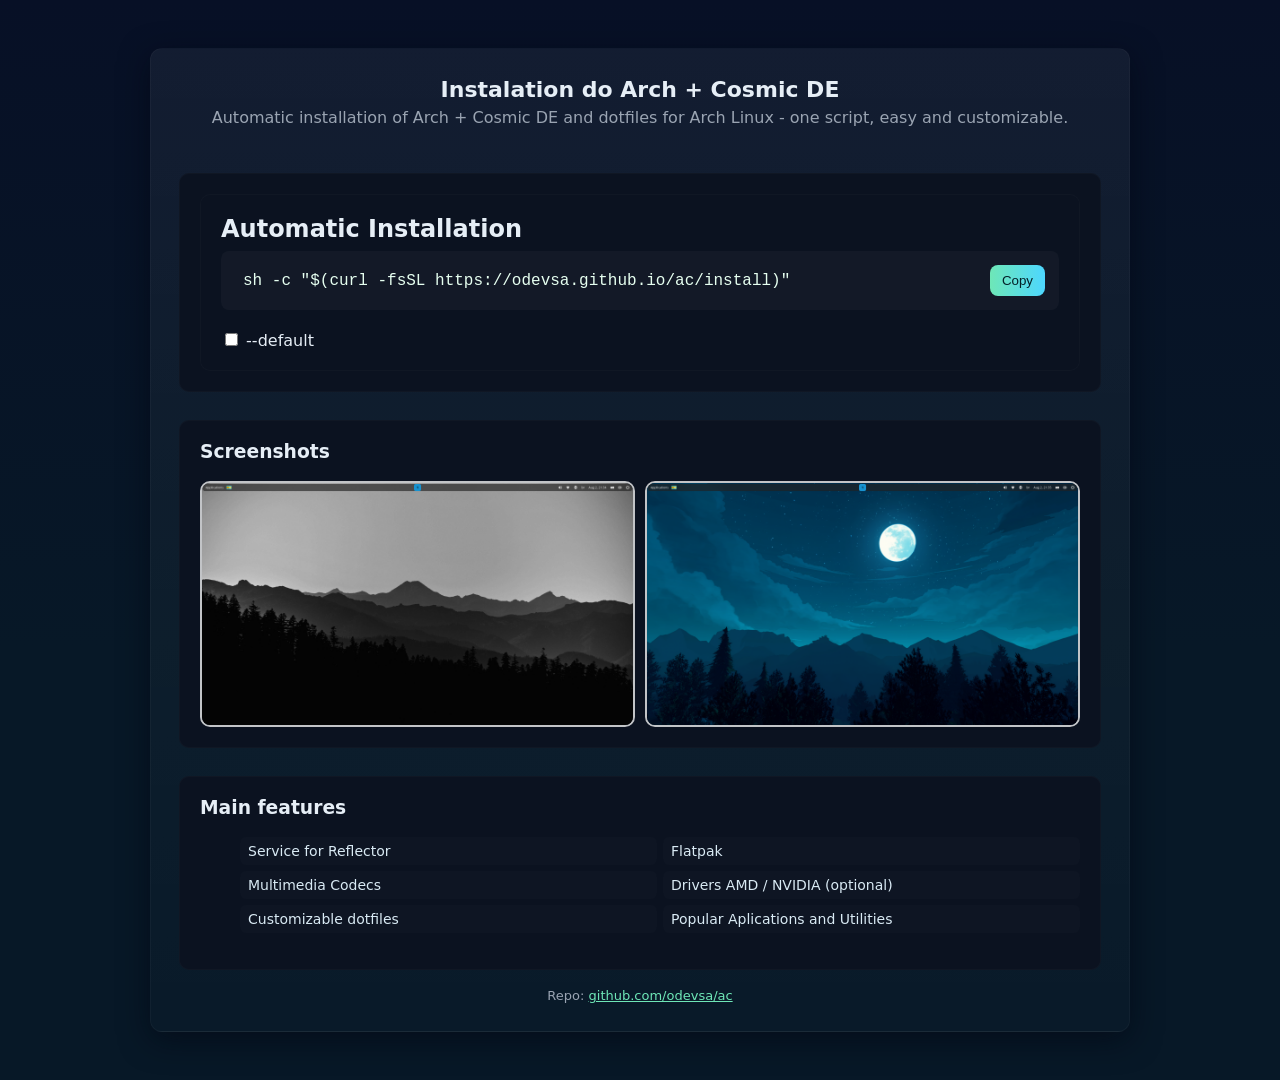
<file: docs/index.html>
<!doctype html>
<html lang="pt-BR">
  <head>
    <meta charset="utf-8" />
    <meta name="viewport" content="width=device-width,initial-scale=1" />
    <title>Arch + Cosmic DE</title>
    <link rel="stylesheet" href="css/style.css" />
  </head>
  <body>
    <main>
      <header>
        <h1>Instalation do Arch + Cosmic DE</h1>
        <p class="lead">
          Automatic installation of Arch + Cosmic DE and dotfiles for Arch Linux
          - one script, easy and customizable.
        </p>
      </header>

      <section class="card">
        <div class="card">
          <h2 style="margin: 0 0 8px">Automatic Installation</h2>
          <div class="install-command">
            <code class="cmd" id="command"
              >sh -c "$(curl -fsSL https://odevsa.github.io/ac/install)"</code
            >
            <div
              style="
                margin-left: auto;
                display: flex;
                flex-direction: column;
                gap: 8px;
              "
            >
              <button class="btn primary" id="copy">Copy</button>
            </div>
          </div>

          <form id="flags">
            <label><input type="checkbox" value="--default" /> --default</label>
          </form>
        </div>
      </section>

      <section class="card">
        <h3>Screenshots</h3>
        <div class="gallery">
          <img src="images/screenshot-1.png" alt="Screenshot 1" />
          <img src="images/screenshot-2.png" alt="Screenshot 2" />
        </div>
      </section>

      <section class="card">
        <h3>Main features</h3>
        <ul class="features">
          <li>Service for Reflector</li>
          <li>Flatpak</li>
          <li>Multimedia Codecs</li>
          <li>Drivers AMD / NVIDIA (optional)</li>
          <li>Customizable dotfiles</li>
          <li>Popular Aplications and Utilities</li>
        </ul>
      </section>

      <footer>
        <div>
          Repo:
          <a href="https://github.com/odevsa/ac" style="color: var(--accent)"
            >github.com/odevsa/ac</a
          >
        </div>
      </footer>
    </main>

    <script>
      (function () {
        const base =
          'sh -c "$(curl -fsSL https://odevsa.github.io/ac/install)"';
        const cmdEl = document.getElementById("command");
        const copyBtn = document.getElementById("copy");
        const flagsForm = document.getElementById("flags");

        function buildCmd() {
          if (!flagsForm) return base;
          const checked = Array.from(
            flagsForm.querySelectorAll('input[type="checkbox"]:checked'),
          ).map((i) => i.value);
          return checked.length ? base + " -- " + checked.join(" ") : base;
        }

        function refresh() {
          cmdEl.textContent = buildCmd();
        }

        if (flagsForm) {
          const allChecks = Array.from(
            flagsForm.querySelectorAll('input[type="checkbox"]'),
          );

          allChecks.forEach((ch) => {
            ch.addEventListener("change", (ev) => {
              if (ch.checked) {
                allChecks.forEach((o) => {
                  if (o !== ch) o.checked = false;
                });
              }
              refresh();
            });
          });
        }

        copyBtn.addEventListener("click", async function () {
          const txt = buildCmd();
          try {
            await navigator.clipboard.writeText(txt);
            this.textContent = "Copied";
            setTimeout(() => (this.textContent = "Copy"), 1800);
          } catch (e) {
            alert("Wasn't possible to copy.");
          }
        });

        refresh();
      })();
    </script>
  </body>
</html>
</file>
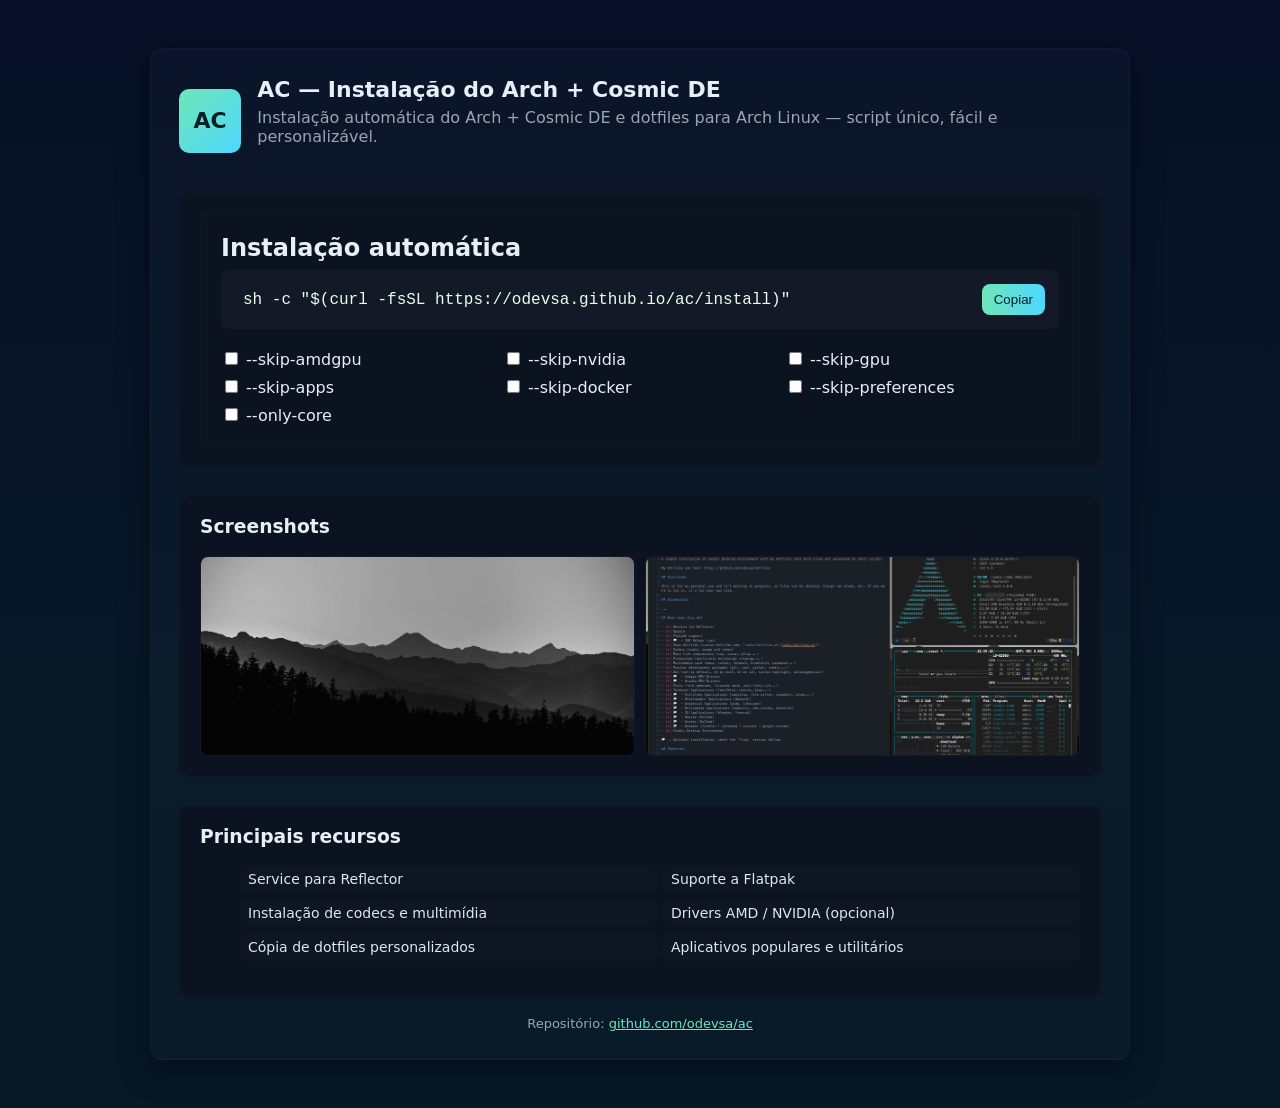
<file: public/index.html>
<!doctype html>
<html lang="pt-BR">
  <head>
    <meta charset="utf-8" />
    <meta name="viewport" content="width=device-width,initial-scale=1" />
    <title>AC — Arch Cosmic DE</title>
    <link rel="stylesheet" href="css/style.css" />
  </head>
  <body>
    <main class="wrap">
      <header>
        <div class="logo">AC</div>
        <div>
          <h1>AC — Instalação do Arch + Cosmic DE</h1>
          <p class="lead">
            Instalação automática do Arch + Cosmic DE e dotfiles para Arch Linux
            — script único, fácil e personalizável.
          </p>
        </div>
      </header>

      <section class="card">
        <div class="card">
          <h2 style="margin: 0 0 8px">Instalação automática</h2>
          <div class="install-command">
            <code class="cmd" id="command"
              >sh -c "$(curl -fsSL https://odevsa.github.io/ac/install)"</code
            >
            <div
              style="
                margin-left: auto;
                display: flex;
                flex-direction: column;
                gap: 8px;
              "
            >
              <button class="btn primary" id="copy">Copiar</button>
            </div>
          </div>

          <form id="flags">
            <label
              ><input type="checkbox" value="--skip-amdgpu" />
              --skip-amdgpu</label
            >
            <label
              ><input type="checkbox" value="--skip-nvidia" />
              --skip-nvidia</label
            >
            <label
              ><input type="checkbox" value="--skip-gpu" /> --skip-gpu</label
            >
            <label
              ><input type="checkbox" value="--skip-apps" /> --skip-apps</label
            >
            <label
              ><input type="checkbox" value="--skip-docker" />
              --skip-docker</label
            >
            <label
              ><input type="checkbox" value="--skip-preferences" />
              --skip-preferences</label
            >
            <label
              ><input type="checkbox" value="--only-core" /> --only-core</label
            >
          </form>
        </div>
      </section>

      <section class="card">
        <h3>Screenshots</h3>
        <div class="gallery">
          <img src="images/screenshot-1.png" alt="Screenshot 1" />
          <img src="images/screenshot-2.png" alt="Screenshot 2" />
        </div>
      </section>

      <section class="card">
        <h3>Principais recursos</h3>
        <ul class="features">
          <li>Service para Reflector</li>
          <li>Suporte a Flatpak</li>
          <li>Instalação de codecs e multimídia</li>
          <li>Drivers AMD / NVIDIA (opcional)</li>
          <li>Cópia de dotfiles personalizados</li>
          <li>Aplicativos populares e utilitários</li>
        </ul>
      </section>

      <footer>
        <div>
          Repositório:
          <a href="https://github.com/odevsa/ac" style="color: var(--accent)"
            >github.com/odevsa/ac</a
          >
        </div>
      </footer>
    </main>

    <script>
      (function () {
        const base =
          'sh -c "$(curl -fsSL https://odevsa.github.io/ac/install)"';
        const cmdEl = document.getElementById("command");
        const copyBtn = document.getElementById("copy");
        const flagsForm = document.getElementById("flags");

        function buildCmd() {
          if (!flagsForm) return base;
          const checked = Array.from(
            flagsForm.querySelectorAll('input[type="checkbox"]:checked'),
          ).map((i) => i.value);
          return checked.length ? base + " -- " + checked.join(" ") : base;
        }

        function refresh() {
          cmdEl.textContent = buildCmd();
        }

        if (flagsForm) {
          const allChecks = Array.from(
            flagsForm.querySelectorAll('input[type="checkbox"]'),
          );
          const onlyCore = allChecks.find((i) => i.value === "--only-core");
          const others = allChecks.filter((i) => i.value !== "--only-core");

          allChecks.forEach((ch) => {
            ch.addEventListener("change", (ev) => {
              // enforce exclusivity rules
              if (ch === onlyCore && ch.checked) {
                others.forEach((o) => {
                  o.checked = false;
                });
              } else if (ch !== onlyCore && ch.checked) {
                if (onlyCore) onlyCore.checked = false;
              }
              refresh();
            });
          });
        }

        copyBtn.addEventListener("click", async function () {
          const txt = buildCmd();
          try {
            await navigator.clipboard.writeText(txt);
            this.textContent = "Copiado";
            setTimeout(() => (this.textContent = "Copiar"), 1800);
          } catch (e) {
            alert("Não foi possível copiar.");
          }
        });

        refresh();
      })();
    </script>
  </body>
</html>
</file>
<file: docs/css/style.css>
:root {
  --bg: #0f1724;
  --card: #0b1220;
  --muted: #9aa4b2;
  --accent: #6ee7b7;
  --glass: rgba(255, 255, 255, 0.03);
}
* {
  box-sizing: border-box;
}
h3 {
  margin-top: 0;
}
body {
  margin: 0;
  font-family:
    Inter,
    ui-sans-serif,
    system-ui,
    -apple-system,
    "Segoe UI",
    Roboto,
    "Helvetica Neue",
    Arial;
  color: #e6eef6;
  background: linear-gradient(180deg, #071026 0%, #071827 60%);
  -webkit-font-smoothing: antialiased;
}
main {
  max-width: 980px;
  margin: 48px auto;
  padding: 28px;
  background: linear-gradient(
    180deg,
    rgba(255, 255, 255, 0.05),
    rgba(255, 255, 255, 0.01)
  );
  border-radius: 12px;
  box-shadow: 0 8px 30px rgba(3, 7, 18, 0.6);
  border: 1px solid rgba(255, 255, 255, 0.03);
}
section {
  margin-top: 28px;
}
header {
  display: flex;
  flex-direction: column;
  align-items: center;
}
header h1, header p {
  text-align: center;
}
.logo {
  width: 64px;
  height: 64px;
  border-radius: 10px;
  background: linear-gradient(135deg, var(--accent), #4dd7ff);
  display: flex;
  align-items: center;
  justify-content: center;
  color: #052022;
  font-weight: 700;
  font-size: 22px;
}
h1 {
  margin: 0;
  font-size: 22px;
}
p.lead {
  margin: 6px 0 18px;
  color: var(--muted);
}

.hero {
  display: grid;
  grid-template-columns: 1fr 340px;
  gap: 20px;
  align-items: start;
}
.card {
  background: var(--card);
  padding: 20px;
  border-radius: 10px;
  border: 1px solid rgba(255, 255, 255, 0.02);
}

.install-command {
  background: var(--glass);
  padding: 14px;
  border-radius: 8px;
  display: flex;
  gap: 12px;
  align-items: center;
}
.cmd {
  font-family: SFMono-Regular, Menlo, monospace;
  background: transparent;
  color: #e6fff0;
  padding: 6px 8px;
  border-radius: 6px;
  overflow-wrap: anywhere;
}
.btn {
  background: transparent;
  border: 1px solid rgba(255, 255, 255, 0.05);
  color: var(--accent);
  padding: 8px 12px;
  border-radius: 8px;
  cursor: pointer;
}
.btn.primary {
  background: linear-gradient(90deg, var(--accent), #4dd7ff);
  color: #042027;
  border: 0;
}

.meta {
  font-size: 13px;
  color: var(--muted);
  margin-top: 8px;
}
.features {
  display: grid;
  grid-template-columns: repeat(2, 1fr);
  gap: 6px;
  margin-top: 12px;
}
.features li {
  list-style: none;
  padding: 6px 8px;
  border-radius: 6px;
  background: rgba(255, 255, 255, 0.01);
  font-size: 14px;
  color: #d9eaf4;
}

.gallery {
  display: grid;
  grid-template-columns: 1fr 1fr;
  gap: 10px;
}
.gallery img {
  width: 100%;
  border-radius: 10px;
  border: 2px solid rgba(255, 255, 255, 0.75);
}

footer {
  margin-top: 18px;
  font-size: 13px;
  color: var(--muted);
  display: flex;
  justify-content: center;
}

#flags {
  display: grid;
  grid-template-columns: repeat(3, 1fr);
  gap: 8px;
  margin-top: 20px;
}

@media (max-width: 900px) {
  .hero {
    grid-template-columns: 1fr;
  }
  .gallery img {
    height: 140px;
  }
}
</file>
<file: public/css/style.css>
:root {
  --bg: #0f1724;
  --card: #0b1220;
  --muted: #9aa4b2;
  --accent: #6ee7b7;
  --glass: rgba(255, 255, 255, 0.03);
}
* {
  box-sizing: border-box;
}
h3 {
  margin-top: 0;
}
body {
  margin: 0;
  font-family:
    Inter,
    ui-sans-serif,
    system-ui,
    -apple-system,
    "Segoe UI",
    Roboto,
    "Helvetica Neue",
    Arial;
  color: #e6eef6;
  background: linear-gradient(180deg, #071026 0%, #071827 60%);
  -webkit-font-smoothing: antialiased;
}
.wrap {
  max-width: 980px;
  margin: 48px auto;
  padding: 28px;
  background: linear-gradient(
    180deg,
    rgba(255, 255, 255, 0.02),
    rgba(255, 255, 255, 0.01)
  );
  border-radius: 12px;
  box-shadow: 0 8px 30px rgba(3, 7, 18, 0.6);
  border: 1px solid rgba(255, 255, 255, 0.03);
}
section {
  margin-top: 28px;
}
header {
  display: flex;
  gap: 16px;
  align-items: center;
}
.logo {
  width: 64px;
  height: 64px;
  border-radius: 10px;
  background: linear-gradient(135deg, var(--accent), #4dd7ff);
  display: flex;
  align-items: center;
  justify-content: center;
  color: #052022;
  font-weight: 700;
  font-size: 22px;
}
h1 {
  margin: 0;
  font-size: 22px;
}
p.lead {
  margin: 6px 0 18px;
  color: var(--muted);
}

.hero {
  display: grid;
  grid-template-columns: 1fr 340px;
  gap: 20px;
  align-items: start;
}
.card {
  background: var(--card);
  padding: 20px;
  border-radius: 10px;
  border: 1px solid rgba(255, 255, 255, 0.02);
}

.install-command {
  background: var(--glass);
  padding: 14px;
  border-radius: 8px;
  display: flex;
  gap: 12px;
  align-items: center;
}
.cmd {
  font-family: SFMono-Regular, Menlo, monospace;
  background: transparent;
  color: #e6fff0;
  padding: 6px 8px;
  border-radius: 6px;
  overflow-wrap: anywhere;
}
.btn {
  background: transparent;
  border: 1px solid rgba(255, 255, 255, 0.05);
  color: var(--accent);
  padding: 8px 12px;
  border-radius: 8px;
  cursor: pointer;
}
.btn.primary {
  background: linear-gradient(90deg, var(--accent), #4dd7ff);
  color: #042027;
  border: 0;
}

.meta {
  font-size: 13px;
  color: var(--muted);
  margin-top: 8px;
}
.features {
  display: grid;
  grid-template-columns: repeat(2, 1fr);
  gap: 6px;
  margin-top: 12px;
}
.features li {
  list-style: none;
  padding: 6px 8px;
  border-radius: 6px;
  background: rgba(255, 255, 255, 0.01);
  font-size: 14px;
  color: #d9eaf4;
}

.gallery {
  display: grid;
  grid-template-columns: 1fr 1fr;
  gap: 10px;
}
.gallery img {
  width: 100%;
  height: 200px;
  object-fit: cover;
  border-radius: 8px;
  border: 1px solid rgba(255, 255, 255, 0.03);
}

footer {
  margin-top: 18px;
  font-size: 13px;
  color: var(--muted);
  display: flex;
  justify-content: center;
}

#flags {
  display: grid;
  grid-template-columns: repeat(3, 1fr);
  gap: 8px;
  margin-top: 20px;
}

@media (max-width: 900px) {
  .hero {
    grid-template-columns: 1fr;
  }
  .gallery img {
    height: 140px;
  }
}
</file>
